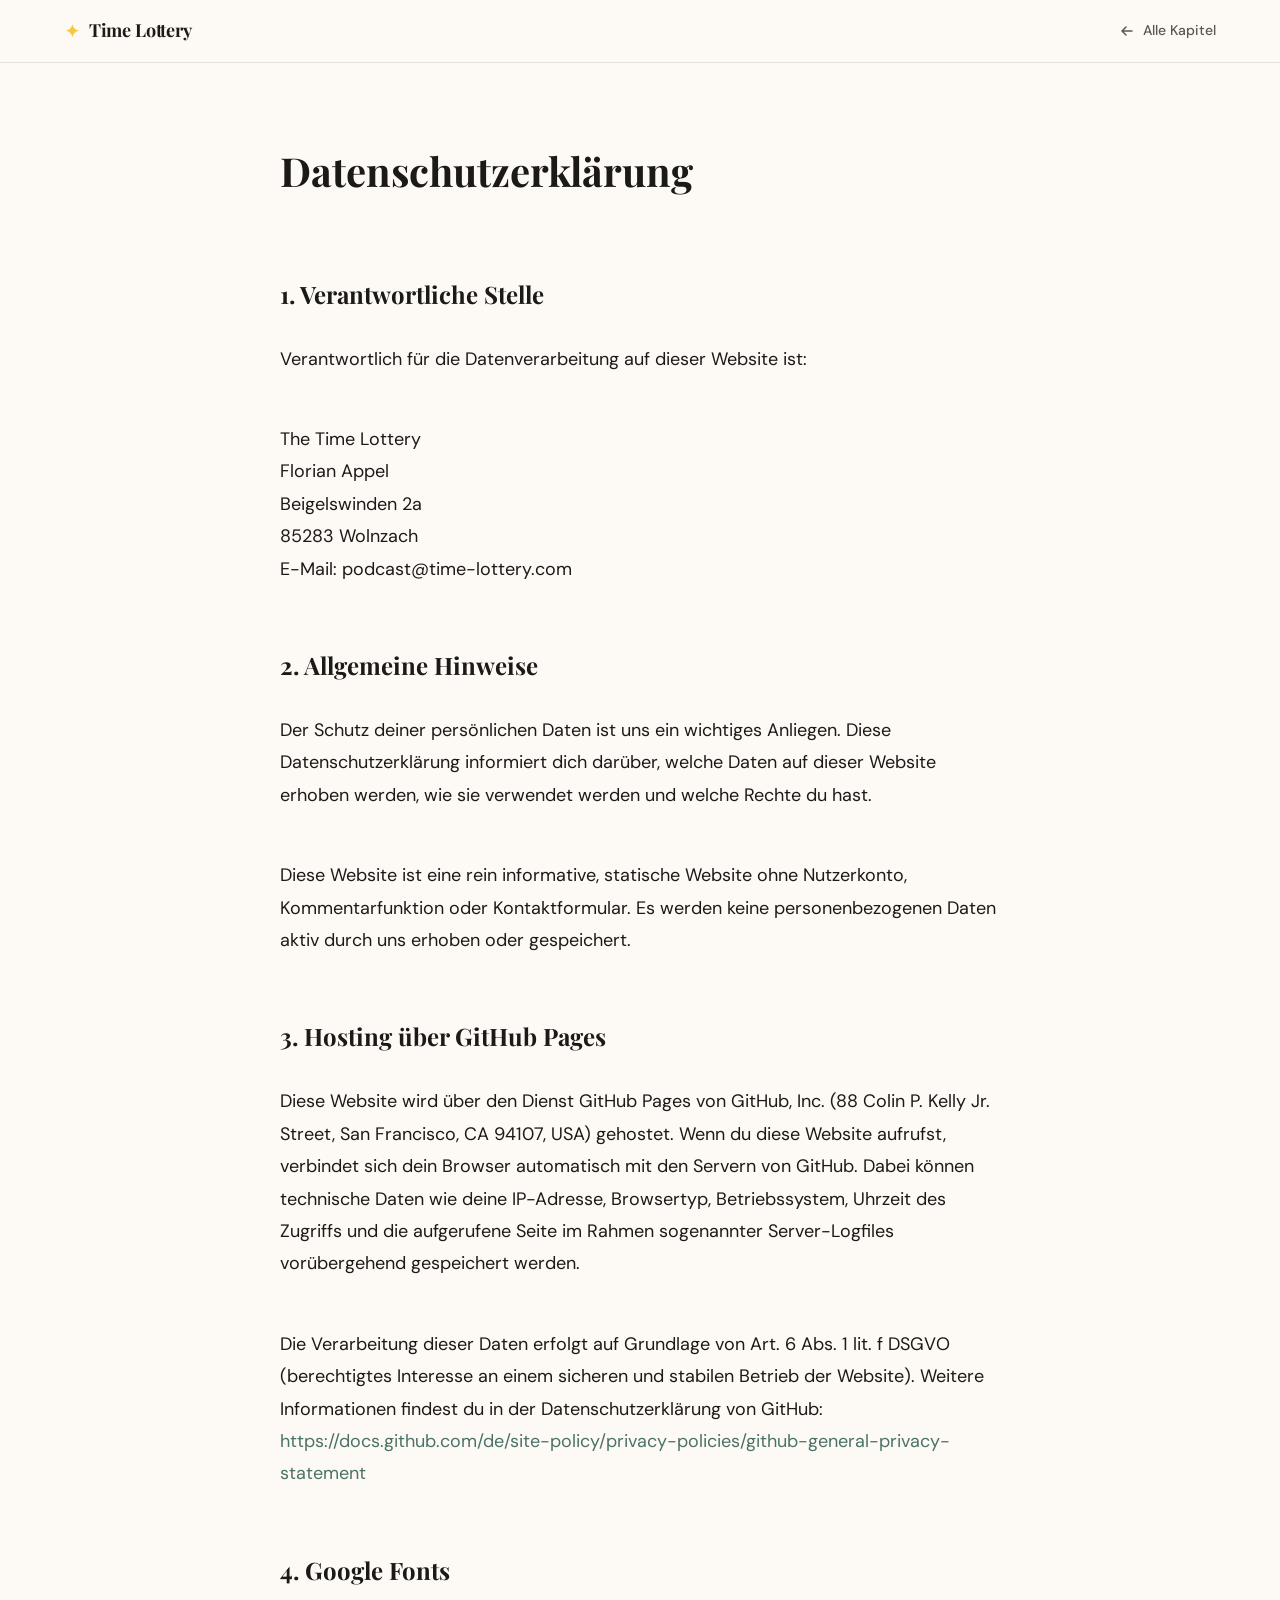
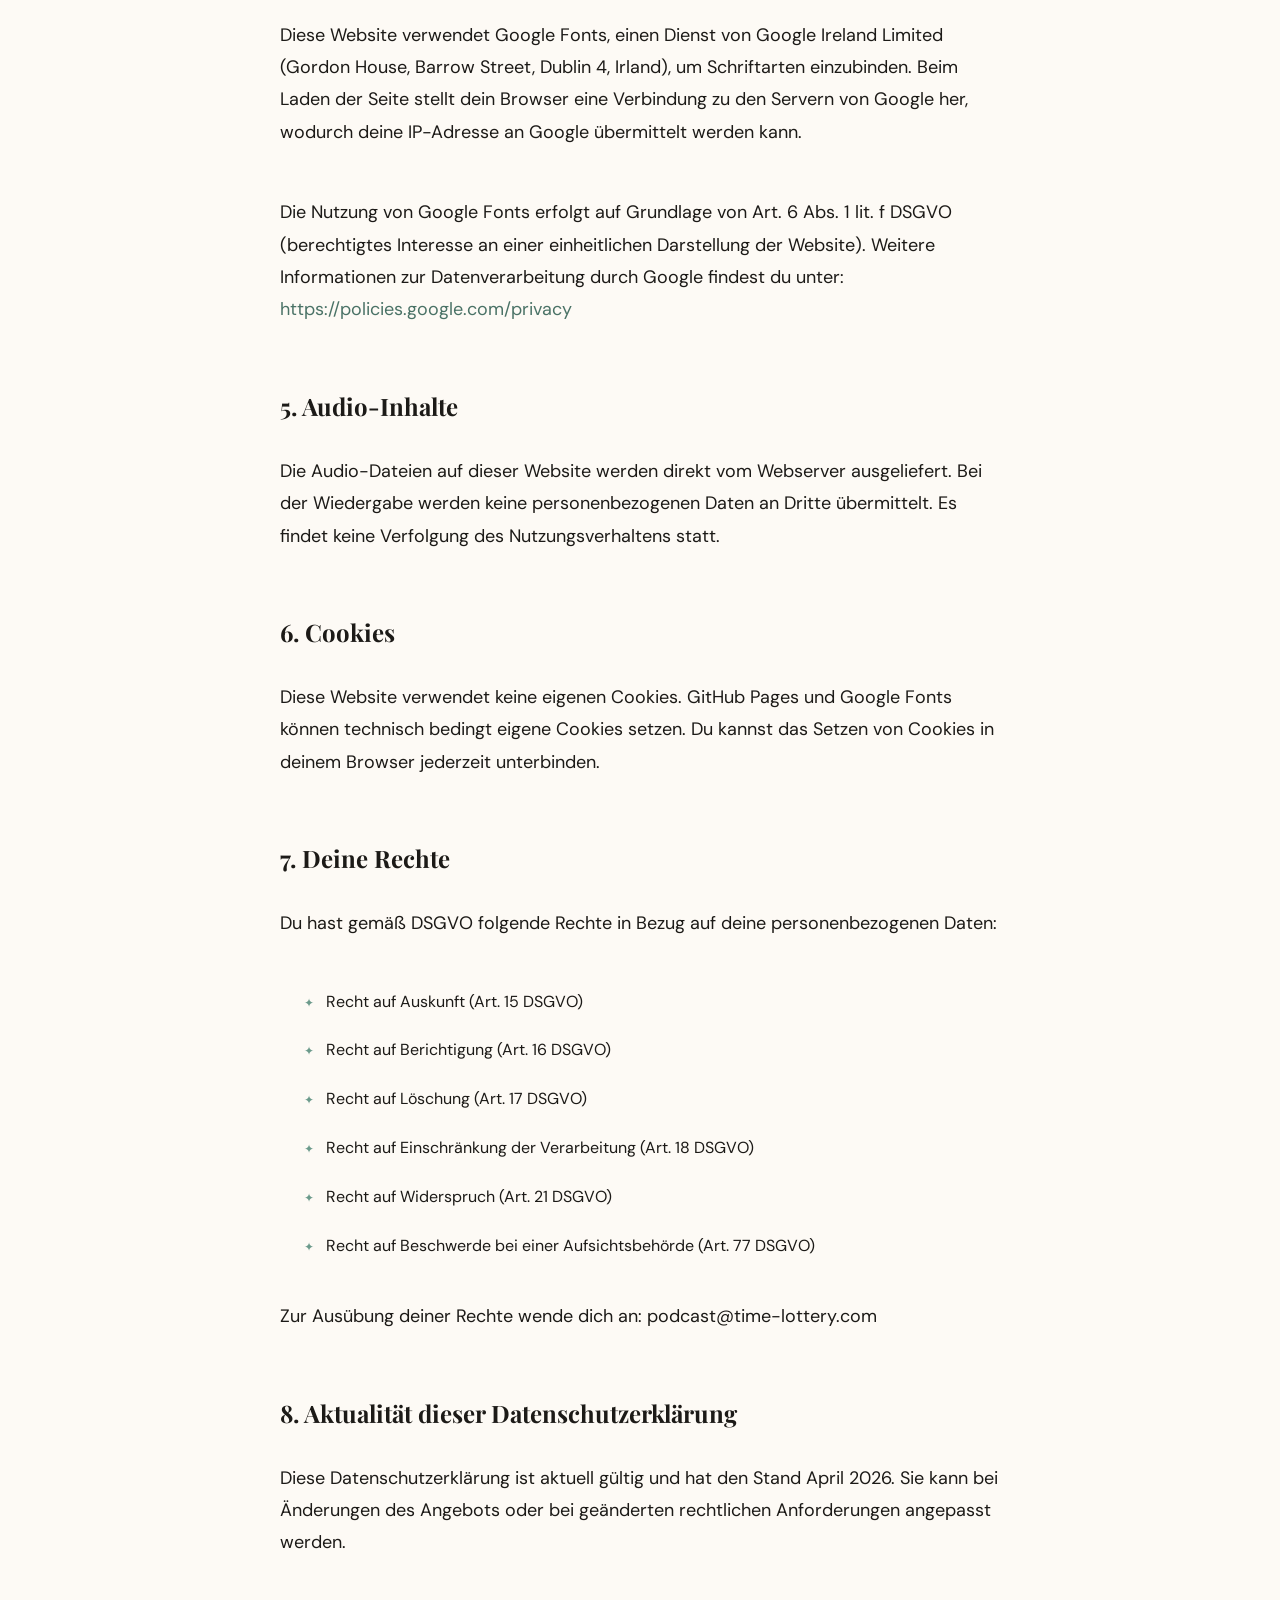
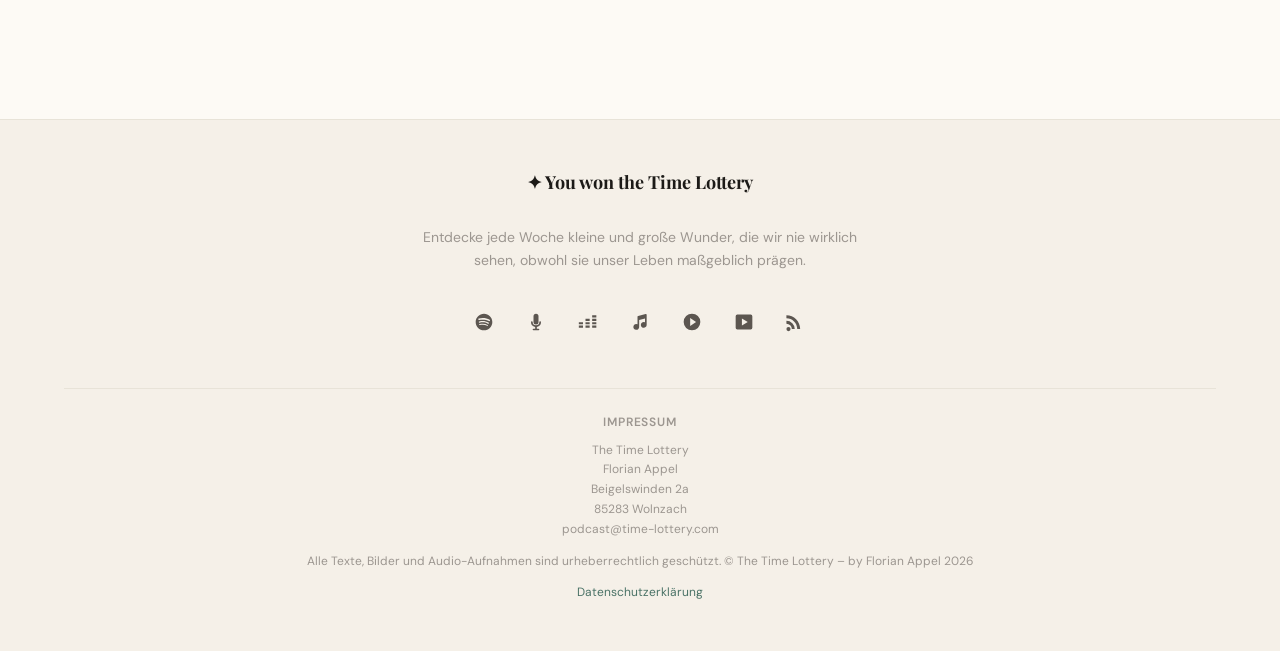
<file: datenschutz.html>
<!DOCTYPE html>
<html lang="de">
<head>
  <meta charset="UTF-8" />
  <meta name="viewport" content="width=device-width, initial-scale=1.0" />
  <title>Datenschutzerklärung — You won the Time Lottery</title>
  <meta name="description" content="Datenschutzerklärung von The Time Lottery." />

  <!-- Favicon -->
  <link rel="icon" href="favicon.svg" type="image/svg+xml" />

  <!-- Google Fonts -->
  <link rel="preconnect" href="https://fonts.googleapis.com" />
  <link rel="preconnect" href="https://fonts.gstatic.com" crossorigin />
  <link href="https://fonts.googleapis.com/css2?family=Playfair+Display:ital,wght@0,600;0,700;1,600&family=DM+Sans:wght@400;500;600&display=swap" rel="stylesheet" />

  <!-- CSS -->
  <link rel="stylesheet" href="css/tokens.css?v=2" />
  <link rel="stylesheet" href="css/base.css?v=2" />
  <link rel="stylesheet" href="css/components.css?v=2" />
  <link rel="stylesheet" href="css/chapter.css?v=2" />
</head>
<body>

  <!-- HEADER -->
  <header class="site-header">
    <div class="container site-header__inner">
      <a href="index.html" class="site-header__logo" aria-label="Startseite">
        <span class="site-header__logo-mark">&#10022;</span>
        <span class="site-header__logo-text">Time Lottery</span>
      </a>
      <a href="index.html" class="site-header__back" aria-label="Zurück zur Übersicht">
        <svg width="16" height="16" viewBox="0 0 16 16" fill="none" aria-hidden="true">
          <path d="M13 8H3M7 12L3 8l4-4" stroke="currentColor" stroke-width="1.5" stroke-linecap="round" stroke-linejoin="round"/>
        </svg>
        Alle Kapitel
      </a>
    </div>
  </header>

  <main>
    <article class="chapter-body" style="padding-top: var(--space-16);">
      <div class="container">
        <div class="chapter-body__inner">

          <h1 class="block-heading" style="font-size: clamp(1.75rem, 4vw, 2.5rem); margin-bottom: var(--space-8);">Datenschutzerklärung</h1>

          <h2 class="block-heading">1. Verantwortliche Stelle</h2>
          <p class="block-paragraph">Verantwortlich für die Datenverarbeitung auf dieser Website ist:</p>
          <p class="block-paragraph">The Time Lottery<br>Florian Appel<br>Beigelswinden 2a<br>85283 Wolnzach<br>E-Mail: podcast@time-lottery.com</p>

          <h2 class="block-heading">2. Allgemeine Hinweise</h2>
          <p class="block-paragraph">Der Schutz deiner persönlichen Daten ist uns ein wichtiges Anliegen. Diese Datenschutzerklärung informiert dich darüber, welche Daten auf dieser Website erhoben werden, wie sie verwendet werden und welche Rechte du hast.</p>
          <p class="block-paragraph">Diese Website ist eine rein informative, statische Website ohne Nutzerkonto, Kommentarfunktion oder Kontaktformular. Es werden keine personenbezogenen Daten aktiv durch uns erhoben oder gespeichert.</p>

          <h2 class="block-heading">3. Hosting über GitHub Pages</h2>
          <p class="block-paragraph">Diese Website wird über den Dienst GitHub Pages von GitHub, Inc. (88 Colin P. Kelly Jr. Street, San Francisco, CA 94107, USA) gehostet. Wenn du diese Website aufrufst, verbindet sich dein Browser automatisch mit den Servern von GitHub. Dabei können technische Daten wie deine IP-Adresse, Browsertyp, Betriebssystem, Uhrzeit des Zugriffs und die aufgerufene Seite im Rahmen sogenannter Server-Logfiles vorübergehend gespeichert werden.</p>
          <p class="block-paragraph">Die Verarbeitung dieser Daten erfolgt auf Grundlage von Art. 6 Abs. 1 lit. f DSGVO (berechtigtes Interesse an einem sicheren und stabilen Betrieb der Website). Weitere Informationen findest du in der Datenschutzerklärung von GitHub: <a href="https://docs.github.com/de/site-policy/privacy-policies/github-general-privacy-statement" target="_blank" rel="noopener noreferrer" style="color: var(--color-green-dark);">https://docs.github.com/de/site-policy/privacy-policies/github-general-privacy-statement</a></p>

          <h2 class="block-heading">4. Google Fonts</h2>
          <p class="block-paragraph">Diese Website verwendet Google Fonts, einen Dienst von Google Ireland Limited (Gordon House, Barrow Street, Dublin 4, Irland), um Schriftarten einzubinden. Beim Laden der Seite stellt dein Browser eine Verbindung zu den Servern von Google her, wodurch deine IP-Adresse an Google übermittelt werden kann.</p>
          <p class="block-paragraph">Die Nutzung von Google Fonts erfolgt auf Grundlage von Art. 6 Abs. 1 lit. f DSGVO (berechtigtes Interesse an einer einheitlichen Darstellung der Website). Weitere Informationen zur Datenverarbeitung durch Google findest du unter: <a href="https://policies.google.com/privacy" target="_blank" rel="noopener noreferrer" style="color: var(--color-green-dark);">https://policies.google.com/privacy</a></p>

          <h2 class="block-heading">5. Audio-Inhalte</h2>
          <p class="block-paragraph">Die Audio-Dateien auf dieser Website werden direkt vom Webserver ausgeliefert. Bei der Wiedergabe werden keine personenbezogenen Daten an Dritte übermittelt. Es findet keine Verfolgung des Nutzungsverhaltens statt.</p>

          <h2 class="block-heading">6. Cookies</h2>
          <p class="block-paragraph">Diese Website verwendet keine eigenen Cookies. GitHub Pages und Google Fonts können technisch bedingt eigene Cookies setzen. Du kannst das Setzen von Cookies in deinem Browser jederzeit unterbinden.</p>

          <h2 class="block-heading">7. Deine Rechte</h2>
          <p class="block-paragraph">Du hast gemäß DSGVO folgende Rechte in Bezug auf deine personenbezogenen Daten:</p>
          <ul class="block-list" style="padding-left: var(--space-6); list-style: disc;">
            <li style="margin-bottom: var(--space-2); font-size: var(--text-base); line-height: var(--leading-loose); color: var(--color-text-primary);">Recht auf Auskunft (Art. 15 DSGVO)</li>
            <li style="margin-bottom: var(--space-2); font-size: var(--text-base); line-height: var(--leading-loose); color: var(--color-text-primary);">Recht auf Berichtigung (Art. 16 DSGVO)</li>
            <li style="margin-bottom: var(--space-2); font-size: var(--text-base); line-height: var(--leading-loose); color: var(--color-text-primary);">Recht auf Löschung (Art. 17 DSGVO)</li>
            <li style="margin-bottom: var(--space-2); font-size: var(--text-base); line-height: var(--leading-loose); color: var(--color-text-primary);">Recht auf Einschränkung der Verarbeitung (Art. 18 DSGVO)</li>
            <li style="margin-bottom: var(--space-2); font-size: var(--text-base); line-height: var(--leading-loose); color: var(--color-text-primary);">Recht auf Widerspruch (Art. 21 DSGVO)</li>
            <li style="margin-bottom: var(--space-2); font-size: var(--text-base); line-height: var(--leading-loose); color: var(--color-text-primary);">Recht auf Beschwerde bei einer Aufsichtsbehörde (Art. 77 DSGVO)</li>
          </ul>
          <p class="block-paragraph">Zur Ausübung deiner Rechte wende dich an: podcast@time-lottery.com</p>

          <h2 class="block-heading">8. Aktualität dieser Datenschutzerklärung</h2>
          <p class="block-paragraph">Diese Datenschutzerklärung ist aktuell gültig und hat den Stand April 2026. Sie kann bei Änderungen des Angebots oder bei geänderten rechtlichen Anforderungen angepasst werden.</p>

        </div>
      </div>
    </article>
  </main>

  <!-- FOOTER -->
  <footer class="site-footer">
    <div class="container site-footer__inner">
      <p class="site-footer__brand">&#10022; You won the Time Lottery</p>
      <p class="site-footer__copy">Entdecke jede Woche kleine und große Wunder, die wir nie wirklich sehen, obwohl sie unser Leben maßgeblich prägen.</p>
      <nav class="site-footer__platforms" aria-label="Podcast auf anderen Plattformen">
        <a href="https://open.spotify.com/show/033XM50tRua7s2bWHHuiyg" target="_blank" rel="noopener" class="footer-platform" aria-label="Spotify" title="Spotify">
          <svg width="20" height="20" viewBox="0 0 24 24" fill="currentColor" aria-hidden="true"><path d="M12 2C6.477 2 2 6.477 2 12s4.477 10 10 10 10-4.477 10-10S17.523 2 12 2zm4.586 14.424a.623.623 0 01-.857.207c-2.348-1.435-5.304-1.76-8.785-.964a.623.623 0 11-.277-1.215c3.809-.871 7.077-.496 9.712 1.115.293.18.386.563.207.857zm1.223-2.722a.78.78 0 01-1.072.257c-2.687-1.652-6.785-2.131-9.965-1.166a.78.78 0 11-.452-1.492c3.632-1.102 8.147-.568 11.232 1.329a.78.78 0 01.257 1.072zm.105-2.835C14.692 8.95 9.375 8.775 6.412 9.674a.935.935 0 11-.542-1.79c3.4-1.031 9.272-.832 12.93 1.34a.935.935 0 11-.955 1.607z"/></svg>
        </a>
        <a href="https://podcasts.apple.com/de/podcast/id6795854485" target="_blank" rel="noopener" class="footer-platform" aria-label="Apple Podcasts" title="Apple Podcasts">
          <svg width="20" height="20" viewBox="0 0 24 24" fill="currentColor" aria-hidden="true"><path d="M12 15a3 3 0 003-3V5a3 3 0 10-6 0v7a3 3 0 003 3zm6-3a1 1 0 10-2 0 4 4 0 01-8 0 1 1 0 10-2 0 6 6 0 005 5.917V20H9a1 1 0 100 2h6a1 1 0 100-2h-2v-2.083A6 6 0 0018 12z"/></svg>
        </a>
        <a href="https://www.deezer.com/de/show/1003442102" target="_blank" rel="noopener" class="footer-platform" aria-label="Deezer" title="Deezer">
          <svg width="20" height="20" viewBox="0 0 24 24" fill="currentColor" aria-hidden="true"><path d="M17 4h5v2.6h-5zM17 8.1h5v2.6h-5zM9 8.1h5v2.6H9zM17 12.2h5v2.6h-5zM9 12.2h5v2.6H9zM1 12.2h5v2.6H1zM17 16.3h5v2.6h-5zM9 16.3h5v2.6H9zM1 16.3h5v2.6H1z"/></svg>
        </a>
        <a href="https://music.amazon.de/podcasts/cef7e603-8058-4580-8840-f044a80a63fd/the-time-lottery" target="_blank" rel="noopener" class="footer-platform" aria-label="Amazon Music" title="Amazon Music">
          <svg width="20" height="20" viewBox="0 0 24 24" fill="currentColor" aria-hidden="true"><path d="M20 3.5a1 1 0 00-1.24-.97l-9 2.25A1 1 0 009 5.75v9.02A3.5 3.5 0 1011 17.5V9.53l7-1.75v4.49A3.5 3.5 0 1020 15.5z"/></svg>
        </a>
        <a href="https://pocketcasts.com/podcast/the-time-lottery/37387570-6d8b-013f-6ed7-0ed4f3033223" target="_blank" rel="noopener" class="footer-platform" aria-label="Pocket Casts" title="Pocket Casts">
          <svg width="20" height="20" viewBox="0 0 24 24" fill="currentColor" aria-hidden="true"><path d="M12 2a10 10 0 100 20 10 10 0 000-20zm-2.2 5.3l7.1 4.7-7.1 4.7V7.3z"/></svg>
        </a>
        <a href="https://castbox.fm/channel/id7338006" target="_blank" rel="noopener" class="footer-platform" aria-label="Castbox" title="Castbox">
          <svg width="20" height="20" viewBox="0 0 24 24" fill="currentColor" aria-hidden="true"><path d="M4 3h16a2 2 0 012 2v14a2 2 0 01-2 2H4a2 2 0 01-2-2V5a2 2 0 012-2zm5.5 4.8v8.4L16.5 12 9.5 7.8z"/></svg>
        </a>
        <a href="https://anchor.fm/s/11573df28/podcast/rss" target="_blank" rel="noopener" class="footer-platform" aria-label="RSS-Feed" title="RSS-Feed">
          <svg width="20" height="20" viewBox="0 0 24 24" fill="currentColor" aria-hidden="true"><path d="M5.5 20.5a2.5 2.5 0 11-5 0 2.5 2.5 0 015 0zM.5 10.5V14a6.5 6.5 0 016.5 6.5h3.5A10 10 0 00.5 10.5zm0-6.5v3.5c7.18 0 13 5.82 13 13H17C17 11.44 9.56 4 .5 4z"/></svg>
        </a>
      </nav>
      <div class="site-footer__impressum">
        <p class="site-footer__impressum-heading">Impressum</p>
        <p class="site-footer__impressum-text">The Time Lottery<br>Florian Appel<br>Beigelswinden 2a<br>85283 Wolnzach<br>podcast@time-lottery.com</p>
        <p class="site-footer__impressum-text" style="margin-top:0.75rem;">Alle Texte, Bilder und Audio-Aufnahmen sind urheberrechtlich geschützt. &copy; The Time Lottery &ndash; by Florian Appel 2026</p>
        <p class="site-footer__impressum-text" style="margin-top:0.75rem;"><a href="datenschutz.html" style="color: var(--color-green-dark); text-decoration: none;">Datenschutzerklärung</a></p>
      </div>
    </div>
  </footer>

</body>
</html>
</file>
<file: css/tokens.css>
/* ============================================================
   DESIGN TOKENS — You won the Time Lottery
   Single source of truth for all visual decisions.
   ============================================================ */

:root {

  /* ── COLORS ─────────────────────────────────────────────── */

  /* Backgrounds */
  --color-bg-base:          #FDFAF5;   /* warm white / parchment */
  --color-bg-card:          #FFFFFF;
  --color-bg-section:       #F5F0E8;   /* cream, alternating sections */
  --color-bg-hero:          #1C1A17;   /* dark overlay behind hero text */

  /* Accent — Yellow (primary highlight) */
  --color-yellow:           #F4C842;
  --color-yellow-light:     #FDF3C0;
  --color-yellow-dark:      #C9A020;

  /* Accent — Sage Green (default chapter accent) */
  --color-green:            #6B9A8B;
  --color-green-light:      #E4EDEA;
  --color-green-dark:       #4A7266;

  /* Accent — Coral (CTAs, warmth) */
  --color-coral:            #E8816A;
  --color-coral-light:      #FAEAE6;
  --color-coral-dark:       #C4604A;

  /* Accent — Sky Blue (subtle, links) */
  --color-blue:             #6FA8C4;
  --color-blue-light:       #E3F0F6;

  /* Text */
  --color-text-primary:     #1C1A17;   /* near-black, warm — contrast 13.4:1 on bg-base */
  --color-text-secondary:   #5C5650;   /* medium warm grey — contrast 5.8:1 on bg-base */
  --color-text-muted:       #9C9690;   /* light warm grey — decorative only */
  --color-text-inverse:     #FDFAF5;   /* on dark backgrounds */

  /* Borders */
  --color-border:           #E8E3D8;
  --color-border-dashed:    #D0C9BC;

  /* Shadows */
  --color-shadow:           rgba(28, 26, 23, 0.08);
  --color-shadow-strong:    rgba(28, 26, 23, 0.14);

  /* Chapter accent — overridden per chapter via inline style */
  --chapter-accent:         var(--color-green);
  --chapter-accent-light:   var(--color-green-light);

  /* ── TYPOGRAPHY ─────────────────────────────────────────── */

  --font-heading:   'Playfair Display', 'Lora', Georgia, serif;
  --font-body:      'DM Sans', 'Inter', system-ui, -apple-system, sans-serif;

  /* Scale */
  --text-xs:    0.75rem;    /*  12px */
  --text-sm:    0.875rem;   /*  14px */
  --text-base:  1rem;       /*  16px */
  --text-lg:    1.125rem;   /*  18px */
  --text-xl:    1.25rem;    /*  20px */
  --text-2xl:   1.5rem;     /*  24px */
  --text-3xl:   1.875rem;   /*  30px */
  --text-4xl:   2.25rem;    /*  36px */
  --text-5xl:   3rem;       /*  48px */
  --text-6xl:   3.75rem;    /*  60px */

  /* Fluid headline: scales between 36px and 60px */
  --text-hero:  clamp(2.25rem, 5vw, 3.75rem);
  --text-title: clamp(1.875rem, 3.5vw, 2.75rem);

  /* Line heights */
  --leading-tight:   1.2;
  --leading-snug:    1.375;
  --leading-normal:  1.5;
  --leading-relaxed: 1.65;
  --leading-loose:   1.8;

  /* Weights */
  --weight-regular:  400;
  --weight-medium:   500;
  --weight-semibold: 600;
  --weight-bold:     700;

  /* ── SPACING (8pt grid) ─────────────────────────────────── */

  --space-1:   0.25rem;    /*   4px */
  --space-2:   0.5rem;     /*   8px */
  --space-3:   0.75rem;    /*  12px */
  --space-4:   1rem;       /*  16px */
  --space-5:   1.25rem;    /*  20px */
  --space-6:   1.5rem;     /*  24px */
  --space-8:   2rem;       /*  32px */
  --space-10:  2.5rem;     /*  40px */
  --space-12:  3rem;       /*  48px */
  --space-16:  4rem;       /*  64px */
  --space-20:  5rem;       /*  80px */
  --space-24:  6rem;       /*  96px */
  --space-32:  8rem;       /* 128px */

  /* ── LAYOUT ─────────────────────────────────────────────── */

  --max-width-site:    1200px;
  --max-width-content: 720px;   /* prose column */
  --max-width-narrow:  560px;

  /* ── BORDERS & RADIUS ───────────────────────────────────── */

  --radius-sm:   4px;
  --radius-md:   8px;
  --radius-lg:   16px;
  --radius-xl:   24px;
  --radius-2xl:  32px;
  --radius-full: 9999px;

  /* ── SHADOWS ─────────────────────────────────────────────── */

  --shadow-sm:   0 1px 3px var(--color-shadow);
  --shadow-md:   0 4px 16px var(--color-shadow);
  --shadow-lg:   0 8px 32px var(--color-shadow);
  --shadow-hover: 0 12px 40px var(--color-shadow-strong);

  /* ── ANIMATION ───────────────────────────────────────────── */

  --ease-out:    cubic-bezier(0.0, 0.0, 0.2, 1);
  --ease-in-out: cubic-bezier(0.4, 0.0, 0.2, 1);
  --dur-fast:    150ms;
  --dur-base:    250ms;
  --dur-slow:    400ms;

  /* ── Z-INDEX ─────────────────────────────────────────────── */

  --z-base:    0;
  --z-above:   10;
  --z-nav:     100;
  --z-overlay: 200;
}
</file>
<file: css/base.css>
/* ============================================================
   BASE — Reset, Typography, Global Styles
   ============================================================ */

/* ── RESET ─────────────────────────────────────────────────── */

*, *::before, *::after {
  box-sizing: border-box;
  margin: 0;
  padding: 0;
}

html {
  font-size: 16px;
  scroll-behavior: smooth;
  -webkit-text-size-adjust: 100%;
}

body {
  font-family: var(--font-body);
  font-size: var(--text-base);
  font-weight: var(--weight-regular);
  line-height: var(--leading-relaxed);
  color: var(--color-text-primary);
  background-color: var(--color-bg-base);
  -webkit-font-smoothing: antialiased;
  -moz-osx-font-smoothing: grayscale;
}

img, video, svg {
  display: block;
  max-width: 100%;
  height: auto;
}

input, button, textarea, select {
  font: inherit;
}

p, h1, h2, h3, h4, h5, h6 {
  overflow-wrap: break-word;
}

/* ── LINKS ──────────────────────────────────────────────────── */

a {
  color: var(--color-green-dark);
  text-decoration: underline;
  text-decoration-color: transparent;
  text-underline-offset: 3px;
  transition: color var(--dur-fast) var(--ease-out),
              text-decoration-color var(--dur-fast) var(--ease-out);
}

a:hover {
  color: var(--color-green);
  text-decoration-color: currentColor;
}

/* ── FOCUS VISIBLE ──────────────────────────────────────────── */

:focus-visible {
  outline: 2px solid var(--color-green);
  outline-offset: 3px;
  border-radius: var(--radius-sm);
}

/* ── TYPOGRAPHY ─────────────────────────────────────────────── */

h1, h2, h3, h4, h5, h6 {
  font-family: var(--font-heading);
  font-weight: var(--weight-bold);
  line-height: var(--leading-tight);
  color: var(--color-text-primary);
}

h1 { font-size: var(--text-5xl); }
h2 { font-size: var(--text-3xl); }
h3 { font-size: var(--text-2xl); }
h4 { font-size: var(--text-xl); }

p {
  margin-bottom: var(--space-4);
}

p:last-child {
  margin-bottom: 0;
}

strong {
  font-weight: var(--weight-semibold);
}

/* ── LAYOUT UTILITIES ───────────────────────────────────────── */

.container {
  width: 100%;
  max-width: var(--max-width-site);
  margin-inline: auto;
  padding-inline: var(--space-6);
}

@media (max-width: 768px) {
  .container {
    padding-inline: var(--space-4);
  }
}

/* ── SELECTION COLOR ────────────────────────────────────────── */

::selection {
  background-color: var(--color-yellow-light);
  color: var(--color-text-primary);
}

/* ── SCROLLBAR (Webkit) ─────────────────────────────────────── */

::-webkit-scrollbar {
  width: 6px;
}
::-webkit-scrollbar-track {
  background: var(--color-bg-section);
}
::-webkit-scrollbar-thumb {
  background: var(--color-border-dashed);
  border-radius: var(--radius-full);
}
::-webkit-scrollbar-thumb:hover {
  background: var(--color-text-muted);
}

/* ── FADE-UP ANIMATION (triggered by IntersectionObserver) ──── */

.fade-up {
  opacity: 0;
  transform: translateY(24px);
  transition: opacity var(--dur-slow) var(--ease-out),
              transform var(--dur-slow) var(--ease-out);
}

.fade-up.visible {
  opacity: 1;
  transform: translateY(0);
}
</file>
<file: css/components.css>
/* ============================================================
   COMPONENTS — Shared across all pages
   ============================================================ */

/* ── SITE HEADER ─────────────────────────────────────────────── */

.site-header {
  position: sticky;
  top: 0;
  z-index: var(--z-nav);
  background-color: rgba(253, 250, 245, 0.92);
  backdrop-filter: blur(12px);
  -webkit-backdrop-filter: blur(12px);
  border-bottom: 1px solid var(--color-border);
}

.site-header__inner {
  display: flex;
  align-items: center;
  justify-content: space-between;
  gap: var(--space-4);
  padding-block: var(--space-4);
}

.site-header__logo {
  display: flex;
  align-items: center;
  gap: var(--space-2);
  text-decoration: none;
  color: var(--color-text-primary);
}

.site-header__logo-mark {
  font-size: var(--text-xl);
  color: var(--color-yellow);
  line-height: 1;
  transition: transform var(--dur-base) var(--ease-out);
}

.site-header__logo:hover .site-header__logo-mark {
  transform: rotate(30deg);
}

.site-header__logo-text {
  font-family: var(--font-heading);
  font-weight: var(--weight-bold);
  font-size: var(--text-lg);
  letter-spacing: -0.01em;
}

.site-header__tagline {
  font-size: var(--text-sm);
  color: var(--color-text-muted);
  font-style: italic;
}

.site-header__back {
  display: flex;
  align-items: center;
  gap: var(--space-2);
  font-size: var(--text-sm);
  font-weight: var(--weight-medium);
  color: var(--color-text-secondary);
  text-decoration: none;
  transition: color var(--dur-fast) var(--ease-out),
              gap var(--dur-fast) var(--ease-out);
}

.site-header__back:hover {
  color: var(--color-green);
  gap: var(--space-3);
}

.site-header__back svg {
  transition: transform var(--dur-fast) var(--ease-out);
}

.site-header__back:hover svg {
  transform: translateX(-3px);
}

@media (max-width: 480px) {
  .site-header__tagline {
    display: none;
  }
}

/* ── SITE FOOTER ─────────────────────────────────────────────── */

.site-footer {
  background-color: var(--color-bg-section);
  border-top: 1px solid var(--color-border);
  padding-block: var(--space-12);
  margin-top: var(--space-24);
}

.site-footer__inner {
  text-align: center;
  display: flex;
  flex-direction: column;
  align-items: center;
  gap: var(--space-3);
}

.site-footer__brand {
  font-family: var(--font-heading);
  font-weight: var(--weight-bold);
  font-size: var(--text-lg);
  color: var(--color-text-primary);
}

.site-footer__copy {
  font-size: var(--text-sm);
  color: var(--color-text-muted);
  max-width: 440px;
  line-height: var(--leading-relaxed);
  margin-bottom: 0;
}

.site-footer__platforms {
  display: flex;
  flex-wrap: wrap;
  justify-content: center;
  gap: var(--space-2);
  margin-top: var(--space-4);
}

.footer-platform {
  display: inline-flex;
  align-items: center;
  justify-content: center;
  width: 44px;
  height: 44px;
  border-radius: var(--radius-full);
  color: var(--color-text-secondary);
  transition: color var(--dur-fast) var(--ease-out),
              background-color var(--dur-fast) var(--ease-out);
}

.footer-platform svg {
  width: 20px;
  height: 20px;
}

.footer-platform:hover,
.footer-platform:focus-visible {
  color: var(--color-green-dark);
  background-color: var(--color-green-light);
}

.site-footer__impressum {
  margin-top: var(--space-8);
  padding-top: var(--space-6);
  border-top: 1px solid var(--color-border);
  width: 100%;
  text-align: center;
}

.site-footer__impressum-heading {
  font-size: var(--text-xs);
  font-weight: var(--weight-semibold);
  letter-spacing: 0.08em;
  text-transform: uppercase;
  color: var(--color-text-muted);
  margin-bottom: var(--space-2);
}

.site-footer__impressum-text {
  font-size: var(--text-xs);
  color: var(--color-text-muted);
  line-height: var(--leading-relaxed);
  margin-bottom: 0;
}

/* ── TOPIC BADGE ─────────────────────────────────────────────── */

.badge {
  display: inline-flex;
  align-items: center;
  padding: var(--space-1) var(--space-3);
  border-radius: var(--radius-full);
  font-size: var(--text-xs);
  font-weight: var(--weight-semibold);
  letter-spacing: 0.06em;
  text-transform: uppercase;
  background-color: var(--color-green-light);
  color: var(--color-green-dark);
}

.badge--coming-soon {
  background-color: var(--color-coral-light);
  color: var(--color-coral-dark);
}

/* ── CHAPTER CARD ─────────────────────────────────────────────── */

.chapter-card {
  background-color: var(--color-bg-card);
  border: 1px solid var(--color-border);
  border-radius: var(--radius-xl);
  overflow: hidden;
  display: flex;
  flex-direction: column;
  transition: box-shadow var(--dur-base) var(--ease-out),
              transform var(--dur-base) var(--ease-out);
}

/* Published — clickable */
.chapter-card--published {
  cursor: pointer;
}

.chapter-card--published:hover {
  box-shadow: var(--shadow-hover);
  transform: translateY(-4px);
}

.chapter-card--published:hover .chapter-card__image img {
  transform: scale(1.04);
}

/* Coming soon — decorative */
.chapter-card--coming-soon {
  border-style: dashed;
  border-color: var(--color-border-dashed);
  cursor: default;
}

/* Image area */
.chapter-card__image {
  position: relative;
  aspect-ratio: 3 / 2;
  overflow: hidden;
  background-color: var(--color-bg-section);
}

.chapter-card__image img {
  width: 100%;
  height: 100%;
  object-fit: cover;
  transition: transform var(--dur-slow) var(--ease-out);
}

/* Placeholder when no image available */
.chapter-card__image-placeholder {
  width: 100%;
  height: 100%;
  display: flex;
  align-items: center;
  justify-content: center;
  background: linear-gradient(135deg, var(--color-bg-section) 0%, var(--color-yellow-light) 100%);
  font-size: 3rem;
  color: var(--color-yellow);
}

/* Coming soon overlay */
.chapter-card__overlay {
  position: absolute;
  inset: 0;
  background-color: rgba(253, 250, 245, 0.65);
  display: flex;
  align-items: center;
  justify-content: center;
}

/* Card content */
.chapter-card__content {
  padding: var(--space-6);
  display: flex;
  flex-direction: column;
  gap: var(--space-3);
  flex: 1;
}

.chapter-card__meta {
  display: flex;
  align-items: center;
  gap: var(--space-3);
}

.chapter-card__number {
  font-size: var(--text-xs);
  font-weight: var(--weight-medium);
  color: var(--color-text-muted);
  text-transform: uppercase;
  letter-spacing: 0.08em;
}

.chapter-card__title {
  font-family: var(--font-heading);
  font-size: var(--text-xl);
  font-weight: var(--weight-bold);
  line-height: var(--leading-snug);
  color: var(--color-text-primary);
  margin-bottom: 0;
}

.chapter-card--coming-soon .chapter-card__title {
  color: var(--color-text-muted);
}

.chapter-card__subtitle {
  font-size: var(--text-sm);
  color: var(--color-text-secondary);
  line-height: var(--leading-relaxed);
  display: -webkit-box;
  -webkit-line-clamp: 3;
  -webkit-box-orient: vertical;
  overflow: hidden;
  margin-bottom: 0;
}

.chapter-card__cta {
  display: inline-flex;
  align-items: center;
  gap: var(--space-2);
  font-size: var(--text-sm);
  font-weight: var(--weight-semibold);
  color: var(--color-green-dark);
  text-decoration: none;
  margin-top: auto;
  padding-top: var(--space-2);
  transition: gap var(--dur-fast) var(--ease-out),
              color var(--dur-fast) var(--ease-out);
}

.chapter-card__cta:hover {
  color: var(--color-green);
  gap: var(--space-3);
}

.chapter-card__cta svg {
  transition: transform var(--dur-fast) var(--ease-out);
  flex-shrink: 0;
}

.chapter-card__cta:hover svg {
  transform: translateX(3px);
}

/* Card as full link — wrap entire card */
a.chapter-card {
  text-decoration: none;
  color: inherit;
  display: flex;
  flex-direction: column;
}

/* ==========================================================================
   PODCAST PLATFORMS — subscribe links below the podcast hero
   ========================================================================== */

.podcast-platforms {
  background: var(--color-bg-section);
  border-bottom: 1px solid var(--color-border);
  padding-block: var(--space-10);
}

.podcast-platforms__inner {
  max-width: 42rem;
  margin-inline: auto;
  text-align: center;
}

.podcast-platforms__title {
  font-family: var(--font-heading);
  font-size: var(--text-2xl);
  color: var(--color-text-primary);
  margin: 0 0 var(--space-2);
}

.podcast-platforms__text {
  color: var(--color-text-secondary);
  margin: 0 0 var(--space-6);
}

.podcast-platforms__list {
  list-style: none;
  margin: 0;
  padding: 0;
  display: flex;
  flex-wrap: wrap;
  justify-content: center;
  gap: var(--space-3);
}

.platform-link {
  display: inline-flex;
  align-items: center;
  gap: var(--space-2);
  padding: var(--space-3) var(--space-5);
  border: 1px solid var(--color-border);
  border-radius: var(--radius-full);
  background: var(--color-bg-card);
  color: var(--color-text-primary);
  font-weight: 500;
  text-decoration: none;
  box-shadow: var(--shadow-sm);
  transition: border-color var(--dur-fast) var(--ease-out),
              box-shadow var(--dur-fast) var(--ease-out),
              transform var(--dur-fast) var(--ease-out);
}

.platform-link:hover,
.platform-link:focus-visible {
  border-color: var(--color-green);
  color: var(--color-green-dark);
  box-shadow: var(--shadow-md);
  transform: translateY(-2px);
}

.platform-link__icon {
  width: 20px;
  height: 20px;
  flex-shrink: 0;
}

@media (prefers-reduced-motion: reduce) {
  .platform-link {
    transition: none;
  }
  .platform-link:hover,
  .platform-link:focus-visible {
    transform: none;
  }
}
</file>
<file: css/chapter.css>
/* ============================================================
   CHAPTER — Individual Chapter Page Styles
   ============================================================ */

/* ── LOADING STATE ───────────────────────────────────────────── */

.chapter-loading {
  padding-block: var(--space-24);
  text-align: center;
  color: var(--color-text-muted);
  font-style: italic;
}

/* ── CHAPTER HERO ─────────────────────────────────────────────── */

.chapter-hero {
  position: relative;
  width: 100%;
  height: clamp(320px, 50vh, 560px);
  overflow: hidden;
  background-color: var(--color-text-primary);
}

.chapter-hero__img {
  width: 100%;
  height: 100%;
  object-fit: cover;
  object-position: center;
  opacity: 0.7;
}

.chapter-hero__placeholder {
  width: 100%;
  height: 100%;
  display: flex;
  align-items: center;
  justify-content: center;
  background: linear-gradient(135deg, var(--color-green-dark) 0%, var(--color-green) 50%, var(--color-yellow) 100%);
  font-size: 6rem;
}

/* Gradient overlay at bottom of hero */
.chapter-hero__gradient {
  position: absolute;
  inset: 0;
  background: linear-gradient(
    to bottom,
    transparent 0%,
    transparent 30%,
    rgba(28, 26, 23, 0.6) 70%,
    rgba(28, 26, 23, 0.85) 100%
  );
}

/* Text overlay */
.chapter-hero__content {
  position: absolute;
  bottom: 0;
  left: 0;
  right: 0;
  padding: var(--space-8) var(--space-6);
  color: var(--color-text-inverse);
}

.chapter-hero__content .container {
  display: flex;
  flex-direction: column;
  gap: var(--space-3);
}

.chapter-hero__meta {
  display: flex;
  align-items: center;
  gap: var(--space-3);
}

.chapter-hero__number {
  font-size: var(--text-sm);
  font-weight: var(--weight-medium);
  color: rgba(253, 250, 245, 0.7);
  letter-spacing: 0.06em;
  text-transform: uppercase;
}

.chapter-hero__badge {
  background-color: var(--chapter-accent, var(--color-green));
  color: var(--color-text-inverse);
  padding: var(--space-1) var(--space-3);
  border-radius: var(--radius-full);
  font-size: var(--text-xs);
  font-weight: var(--weight-semibold);
  letter-spacing: 0.06em;
  text-transform: uppercase;
}

.chapter-hero__title {
  font-family: var(--font-heading);
  font-size: clamp(var(--text-2xl), 4vw, var(--text-4xl));
  font-weight: var(--weight-bold);
  line-height: var(--leading-tight);
  color: var(--color-text-inverse);
  text-shadow: 0 2px 16px rgba(0,0,0,0.3);
  max-width: 800px;
}

.chapter-hero__subtitle {
  font-size: clamp(var(--text-base), 2vw, var(--text-lg));
  line-height: var(--leading-normal);
  color: rgba(253, 250, 245, 0.88);
  text-shadow: 0 1px 12px rgba(0,0,0,0.3);
  max-width: 680px;
}

/* ── CHAPTER HEADER (below hero) ────────────────────────────── */

.chapter-header {
  padding-block: var(--space-12) var(--space-8);
  border-bottom: 1px solid var(--color-border);
}

.chapter-header__inner {
  max-width: var(--max-width-content);
  margin-inline: auto;
}

.chapter-header__subtitle {
  font-size: var(--text-xl);
  color: var(--color-text-secondary);
  line-height: var(--leading-relaxed);
  font-style: italic;
  margin-bottom: var(--space-4);
}

.chapter-header__date {
  font-size: var(--text-sm);
  color: var(--color-text-muted);
  font-weight: var(--weight-medium);
}

/* ── CHAPTER BODY ────────────────────────────────────────────── */

.chapter-body {
  padding-block: var(--space-12) var(--space-16);
}

.chapter-body__inner {
  max-width: var(--max-width-content);
  margin-inline: auto;
  display: flex;
  flex-direction: column;
  gap: var(--space-8);
}

/* ── BLOCK: INTRO ────────────────────────────────────────────── */

.block-intro {
  font-size: var(--text-xl);
  line-height: var(--leading-loose);
  color: var(--color-text-primary);
  font-weight: var(--weight-medium);
  padding-left: var(--space-6);
  border-left: 4px solid var(--chapter-accent, var(--color-green));
}

/* ── BLOCK: HEADING ──────────────────────────────────────────── */

.block-heading {
  font-family: var(--font-heading);
  font-size: var(--text-2xl);
  font-weight: var(--weight-bold);
  color: var(--color-text-primary);
  line-height: var(--leading-snug);
  margin-top: var(--space-4);
}

/* ── BLOCK: PARAGRAPH ────────────────────────────────────────── */

.block-paragraph {
  font-size: var(--text-lg);
  line-height: var(--leading-loose);
  color: var(--color-text-primary);
}

/* ── BLOCK: IMAGE ────────────────────────────────────────────── */

.block-image {
  display: flex;
  flex-direction: column;
  gap: var(--space-3);
}

.block-image__img {
  width: 100%;
  border-radius: var(--radius-lg);
  object-fit: cover;
}

.block-image__caption {
  font-size: var(--text-sm);
  color: var(--color-text-muted);
  font-style: italic;
  text-align: center;
}

/* ── BLOCK: LIST ─────────────────────────────────────────────── */

.block-list {
  padding-left: 0;
  list-style: none;
  display: flex;
  flex-direction: column;
  gap: var(--space-3);
}

.block-list li {
  display: flex;
  gap: var(--space-3);
  font-size: var(--text-base);
  line-height: var(--leading-relaxed);
  color: var(--color-text-primary);
}

.block-list li::before {
  content: '✦';
  color: var(--chapter-accent, var(--color-green));
  font-size: var(--text-xs);
  flex-shrink: 0;
  margin-top: 5px;
}

/* Ordered list */
ol.block-list {
  counter-reset: list-counter;
}

ol.block-list li {
  counter-increment: list-counter;
}

ol.block-list li::before {
  content: counter(list-counter);
  font-weight: var(--weight-bold);
  color: var(--chapter-accent, var(--color-green));
  min-width: var(--space-6);
  font-size: var(--text-sm);
  margin-top: 2px;
}

/* ── BLOCK: PULLQUOTE ────────────────────────────────────────── */

.block-pullquote {
  margin-block: var(--space-4);
  padding: var(--space-6) var(--space-8);
  background-color: var(--chapter-accent-light, var(--color-green-light));
  border-left: 4px solid var(--chapter-accent, var(--color-green));
  border-radius: 0 var(--radius-lg) var(--radius-lg) 0;
}

.block-pullquote__text {
  font-family: var(--font-body);
  font-size: var(--text-xl);
  font-style: italic;
  line-height: var(--leading-relaxed);
  color: var(--color-text-primary);
  margin-bottom: 0;
}

.block-pullquote__attribution {
  display: block;
  margin-top: var(--space-3);
  font-size: var(--text-sm);
  color: var(--color-text-muted);
  font-style: normal;
  font-weight: var(--weight-medium);
}

.block-pullquote__attribution::before {
  content: '— ';
}

/* ── BLOCK: VIDEO ────────────────────────────────────────────── */

.block-video {
  display: flex;
  flex-direction: column;
  gap: var(--space-3);
}

.block-video__wrapper {
  position: relative;
  width: 100%;
  padding-top: 56.25%; /* 16:9 */
  border-radius: var(--radius-lg);
  overflow: hidden;
  background-color: var(--color-text-primary);
}

.block-video__iframe {
  position: absolute;
  inset: 0;
  width: 100%;
  height: 100%;
  border: none;
}

.block-video__caption {
  font-size: var(--text-sm);
  color: var(--color-text-muted);
  font-style: italic;
  text-align: center;
}

/* ── BLOCK: PODCAST ──────────────────────────────────────────── */

.block-podcast {
  display: flex;
  align-items: center;
  gap: var(--space-4);
  padding: var(--space-5) var(--space-6);
  background-color: var(--color-bg-section);
  border: 1px solid var(--color-border);
  border-radius: var(--radius-lg);
  text-decoration: none;
  color: var(--color-text-primary);
  transition: box-shadow var(--dur-fast) var(--ease-out),
              border-color var(--dur-fast) var(--ease-out);
}

.block-podcast:hover {
  box-shadow: var(--shadow-md);
  border-color: var(--chapter-accent, var(--color-green));
}

.block-podcast__icon {
  width: 48px;
  height: 48px;
  border-radius: var(--radius-md);
  background-color: var(--chapter-accent, var(--color-green));
  color: var(--color-text-inverse);
  display: flex;
  align-items: center;
  justify-content: center;
  flex-shrink: 0;
  font-size: var(--text-xl);
}

.block-podcast__content {
  flex: 1;
  min-width: 0;
}

.block-podcast__label {
  font-size: var(--text-base);
  font-weight: var(--weight-semibold);
  color: var(--color-text-primary);
  white-space: nowrap;
  overflow: hidden;
  text-overflow: ellipsis;
  margin-bottom: var(--space-1);
}

.block-podcast__description {
  font-size: var(--text-sm);
  color: var(--color-text-muted);
  margin-bottom: 0;
}

.block-podcast__arrow {
  color: var(--color-text-muted);
  flex-shrink: 0;
}

/* ── BLOCK: AUDIO PLAYER ─────────────────────────────────────── */

.block-audio {
  border-radius: var(--radius-xl);
  overflow: hidden;
  border: 1px solid var(--color-border);
  background-color: var(--color-bg-card);
  box-shadow: var(--shadow-md);
}

.block-audio__card {
  display: flex;
}

.block-audio__image {
  width: 200px;
  flex-shrink: 0;
  overflow: hidden;
}

.block-audio__image img {
  width: 100%;
  height: 100%;
  object-fit: cover;
  display: block;
}

.block-audio__content {
  flex: 1;
  padding: var(--space-6) var(--space-8);
  display: flex;
  flex-direction: column;
  gap: var(--space-5);
  min-width: 0;
}

.block-audio__header {
  display: flex;
  flex-direction: column;
  gap: var(--space-2);
}

.block-audio__tag {
  display: inline-block;
  align-self: flex-start;
  font-size: var(--text-xs);
  font-weight: var(--weight-semibold);
  letter-spacing: 0.1em;
  text-transform: uppercase;
  color: var(--chapter-accent, var(--color-green-dark));
  background-color: var(--chapter-accent-light, var(--color-green-light));
  padding: var(--space-1) var(--space-3);
  border-radius: var(--radius-full);
}

.block-audio__label {
  font-family: var(--font-heading);
  font-size: var(--text-lg);
  font-weight: var(--weight-bold);
  color: var(--color-text-primary);
  line-height: var(--leading-snug);
  margin-bottom: 0;
}

.block-audio__controls {
  display: flex;
  align-items: center;
  gap: var(--space-4);
}

.block-audio__play-btn {
  width: 52px;
  height: 52px;
  border-radius: 50%;
  background-color: var(--chapter-accent, var(--color-green));
  color: white;
  border: none;
  cursor: pointer;
  display: flex;
  align-items: center;
  justify-content: center;
  flex-shrink: 0;
  transition: transform var(--dur-fast) var(--ease-out),
              box-shadow var(--dur-fast) var(--ease-out);
}

.block-audio__play-btn:hover {
  transform: scale(1.06);
  box-shadow: 0 4px 16px rgba(107, 154, 139, 0.4);
}

.block-audio__play-btn:active {
  transform: scale(0.96);
}

.block-audio__timeline {
  flex: 1;
  min-width: 0;
  display: flex;
  flex-direction: column;
  gap: var(--space-2);
}

.block-audio__progress {
  position: relative;
  height: 6px;
  background-color: var(--color-border);
  border-radius: var(--radius-full);
  cursor: pointer;
  transition: height var(--dur-fast) var(--ease-out);
}

.block-audio__progress:hover {
  height: 8px;
}

.block-audio__progress-fill {
  height: 100%;
  background-color: var(--chapter-accent, var(--color-green));
  border-radius: var(--radius-full);
  pointer-events: none;
  transition: width 0.1s linear;
}

.block-audio__times {
  display: flex;
  justify-content: space-between;
  font-size: var(--text-xs);
  color: var(--color-text-muted);
  font-weight: var(--weight-medium);
  font-variant-numeric: tabular-nums;
}

.block-audio__speed {
  display: flex;
  align-items: center;
  gap: var(--space-2);
  flex-wrap: wrap;
}

.block-audio__speed-label {
  font-size: var(--text-xs);
  color: var(--color-text-muted);
  font-weight: var(--weight-medium);
  letter-spacing: 0.04em;
  margin-right: var(--space-1);
}

.block-audio__speed-btn {
  font-size: var(--text-xs);
  font-family: var(--font-body);
  font-weight: var(--weight-medium);
  color: var(--color-text-secondary);
  background: none;
  border: 1px solid var(--color-border);
  border-radius: var(--radius-full);
  padding: var(--space-1) var(--space-3);
  cursor: pointer;
  transition: background-color var(--dur-fast) var(--ease-out),
              border-color var(--dur-fast) var(--ease-out),
              color var(--dur-fast) var(--ease-out);
}

.block-audio__speed-btn:hover {
  background-color: var(--color-bg-section);
  border-color: var(--chapter-accent, var(--color-green));
}

.block-audio__speed-btn.is-active {
  background-color: var(--chapter-accent-light, var(--color-green-light));
  border-color: var(--chapter-accent, var(--color-green));
  color: var(--chapter-accent, var(--color-green-dark));
  font-weight: var(--weight-semibold);
}

@media (max-width: 560px) {
  .block-audio__image {
    display: none;
  }
  .block-audio__content {
    padding: var(--space-5) var(--space-5);
  }
}

/* ── BLOCK: CLOSING ──────────────────────────────────────────── */

.block-closing {
  font-size: var(--text-xl);
  line-height: var(--leading-loose);
  color: var(--color-text-secondary);
  font-style: italic;
  text-align: center;
  padding: var(--space-8) var(--space-4);
  border-top: 1px solid var(--color-border);
  border-bottom: 1px solid var(--color-border);
  position: relative;
}

.block-closing::before {
  content: '✦';
  display: block;
  font-style: normal;
  color: var(--color-yellow);
  font-size: var(--text-2xl);
  margin-bottom: var(--space-4);
}

/* ── NEXT CHAPTER TEASER ─────────────────────────────────────── */

.next-chapter {
  background-color: var(--color-bg-section);
  border-top: 1px solid var(--color-border);
  padding-block: var(--space-16);
}

.next-chapter__inner {
  max-width: var(--max-width-content);
  margin-inline: auto;
}

.next-chapter__label {
  font-size: var(--text-sm);
  font-weight: var(--weight-semibold);
  letter-spacing: 0.08em;
  text-transform: uppercase;
  color: var(--color-text-muted);
  margin-bottom: var(--space-4);
}

.next-chapter__card {
  display: flex;
  align-items: center;
  gap: var(--space-6);
  padding: var(--space-6);
  background-color: var(--color-bg-card);
  border: 1px solid var(--color-border);
  border-radius: var(--radius-xl);
  text-decoration: none;
  color: var(--color-text-primary);
  transition: box-shadow var(--dur-base) var(--ease-out),
              transform var(--dur-base) var(--ease-out);
}

.next-chapter__card:hover {
  box-shadow: var(--shadow-hover);
  transform: translateY(-2px);
}

.next-chapter__image {
  width: 120px;
  height: 80px;
  flex-shrink: 0;
  border-radius: var(--radius-md);
  overflow: hidden;
  background-color: var(--color-bg-section);
}

.next-chapter__image img {
  width: 100%;
  height: 100%;
  object-fit: cover;
}

.next-chapter__placeholder {
  width: 100%;
  height: 100%;
  display: flex;
  align-items: center;
  justify-content: center;
  font-size: var(--text-2xl);
  background: linear-gradient(135deg, var(--color-yellow-light), var(--color-green-light));
}

.next-chapter__content {
  flex: 1;
  min-width: 0;
}

.next-chapter__topic {
  font-size: var(--text-xs);
  color: var(--color-text-muted);
  text-transform: uppercase;
  letter-spacing: 0.06em;
  margin-bottom: var(--space-1);
}

.next-chapter__title {
  font-family: var(--font-heading);
  font-size: var(--text-xl);
  font-weight: var(--weight-bold);
  line-height: var(--leading-snug);
  white-space: nowrap;
  overflow: hidden;
  text-overflow: ellipsis;
}

.next-chapter__arrow {
  color: var(--color-text-muted);
  flex-shrink: 0;
  transition: transform var(--dur-fast) var(--ease-out),
              color var(--dur-fast) var(--ease-out);
}

.next-chapter__card:hover .next-chapter__arrow {
  transform: translateX(4px);
  color: var(--color-green);
}

@media (max-width: 480px) {
  .next-chapter__image {
    display: none;
  }
}


/* ── PODCAST SCROLL BUTTON ───────────────────────────────────── */
.block-podcast-btn {
  display: inline-flex;
  align-items: center;
  gap: var(--space-2);
  margin: var(--space-4) 0 var(--space-8);
  padding: 0.6rem 1.25rem;
  border: 1.5px solid var(--color-accent);
  border-radius: 2rem;
  background: transparent;
  color: var(--color-accent);
  font-family: var(--font-body);
  font-size: 0.875rem;
  font-weight: 500;
  text-decoration: none;
  cursor: pointer;
  transition: background 0.18s, color 0.18s;
}
.block-podcast-btn:hover {
  background: var(--color-accent);
  color: #fff;
}
</file>
